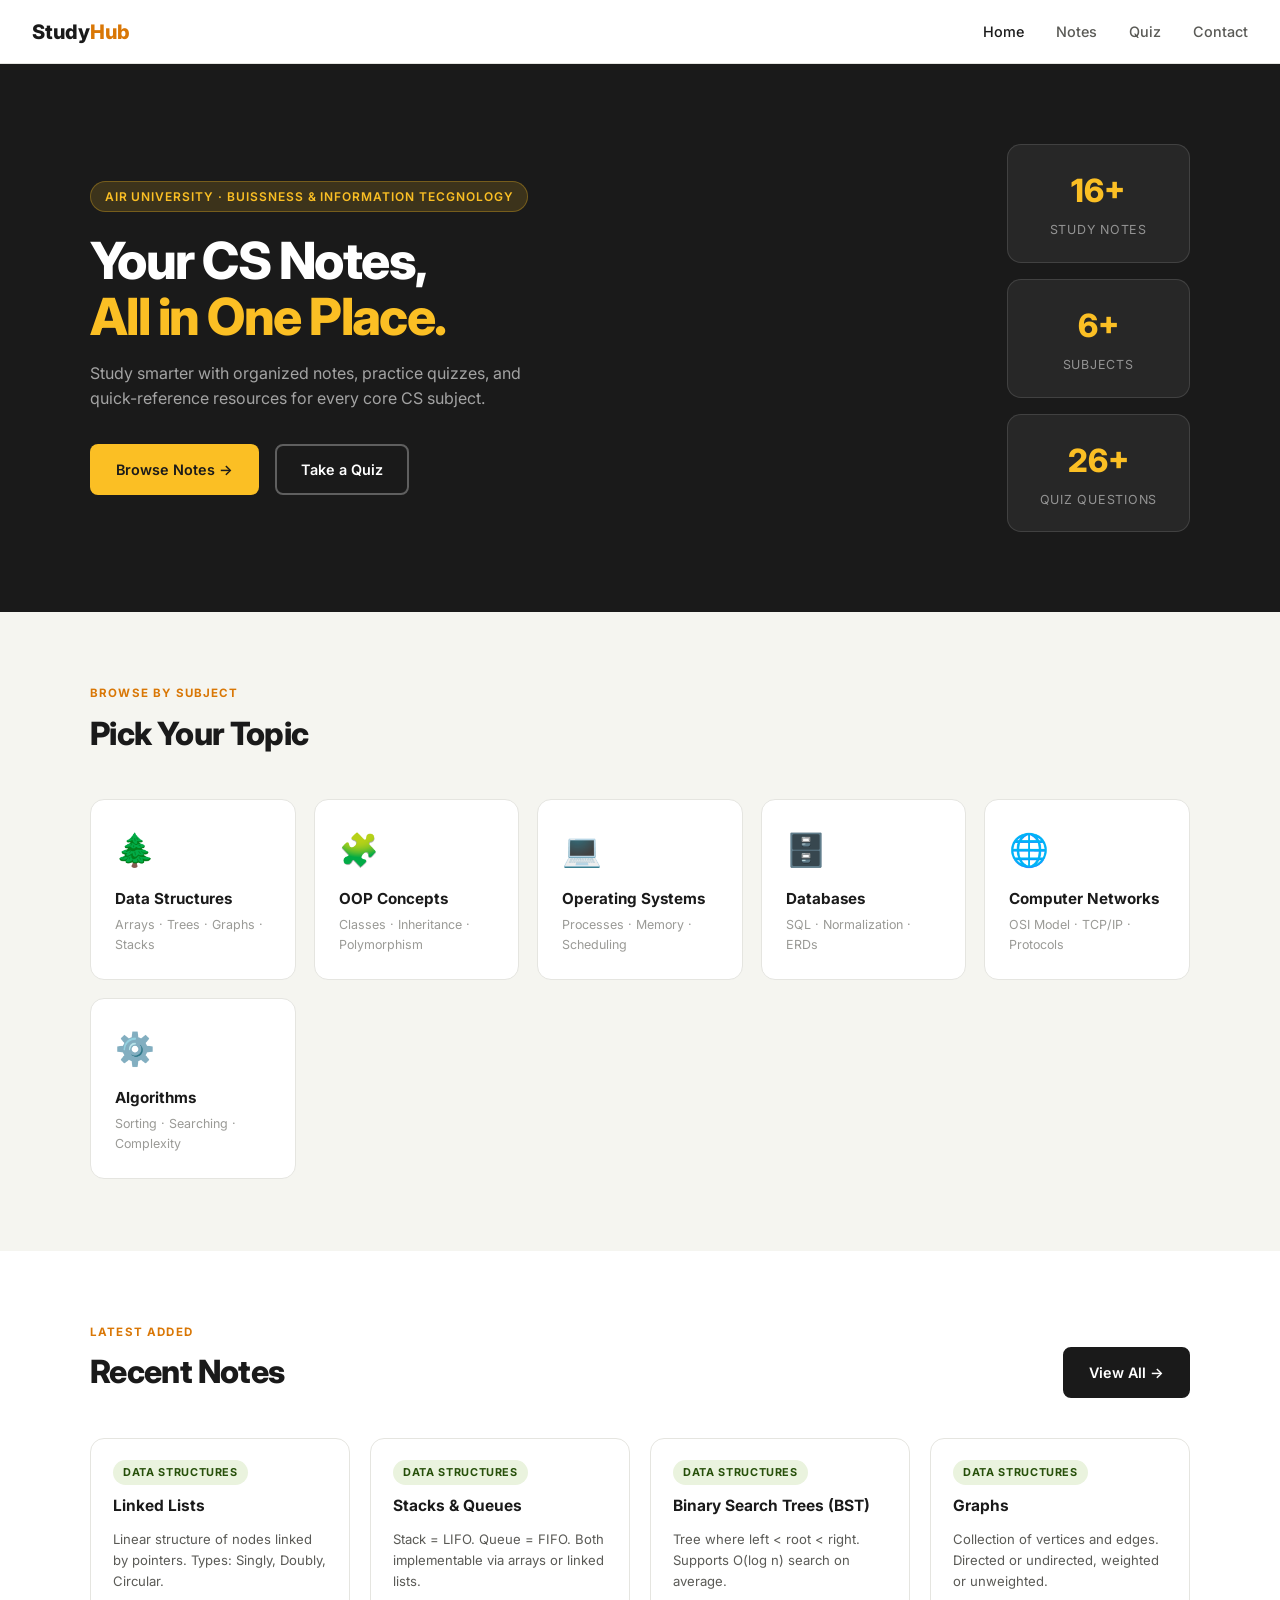
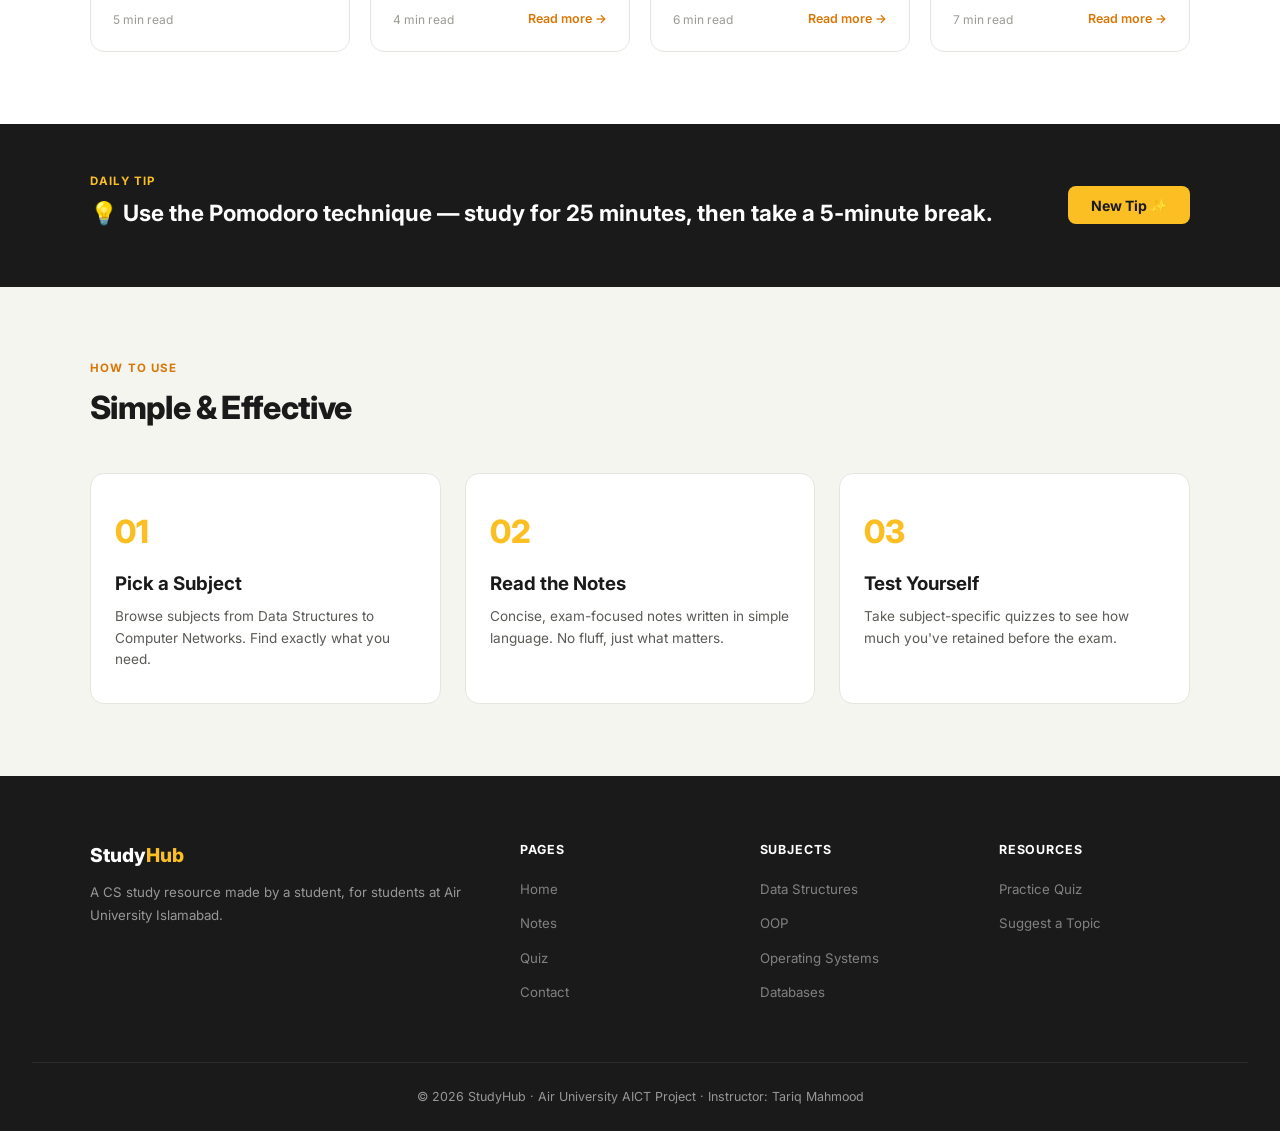
<file: index.html>
<!DOCTYPE html>
<html lang="en">
<head>
  <meta charset="UTF-8" />
  <meta name="viewport" content="width=device-width, initial-scale=1.0" />
  <title>StudyHub — CS Notes & Resources</title>
  <link rel="stylesheet" href="style.css" />
  <link rel="icon" href="data:image/svg+xml,<svg xmlns='http://www.w3.org/2000/svg' viewBox='0 0 100 100'><text y='.9em' font-size='90'>📚</text></svg>" />
</head>
<body>

  <!-- NAVBAR -->
  <nav class="navbar" id="navbar">
    <a href="index.html" class="logo">Study<span>Hub</span></a>
    <ul class="nav-links" id="nav-links">
      <li><a href="index.html" class="active">Home</a></li>
      <li><a href="notes.html">Notes</a></li>
      <li><a href="quiz.html">Quiz</a></li>
      <li><a href="contact.html">Contact</a></li>
    </ul>
    <button class="hamburger" id="hamburger" aria-label="Toggle menu">&#9776;</button>
  </nav>

  <!-- HERO -->
  <section class="hero">
    <div class="hero-content">
      <div class="hero-text">
        <span class="hero-label">Air University · Buissness & Information Tecgnology</span>
        <h1>Your CS Notes,<br><span>All in One Place.</span></h1>
        <p>Study smarter with organized notes, practice quizzes, and quick-reference resources for every core CS subject.</p>
        <div class="hero-btns">
          <a href="notes.html" class="btn btn-primary">Browse Notes →</a>
          <a href="quiz.html" class="btn btn-outline">Take a Quiz</a>
        </div>
      </div>
      <div class="hero-stats">
        <div class="stat-card">
          <span class="stat-num" id="count-notes">0</span>
          <span class="stat-lbl">Study Notes</span>
        </div>
        <div class="stat-card">
          <span class="stat-num" id="count-subjects">0</span>
          <span class="stat-lbl">Subjects</span>
        </div>
        <div class="stat-card">
          <span class="stat-num" id="count-questions">0</span>
          <span class="stat-lbl">Quiz Questions</span>
        </div>
      </div>
    </div>
  </section>

  <!-- SUBJECTS -->
  <section class="section">
    <div class="container">
      <div class="section-head">
        <div>
          <p class="section-tag">Browse by Subject</p>
          <h2 class="section-title">Pick Your Topic</h2>
        </div>
      </div>
      <div class="subjects-grid">
        <a href="notes.html?subject=ds" class="subject-card">
          <span class="subject-icon">🌲</span>
          <h3>Data Structures</h3>
          <p>Arrays · Trees · Graphs · Stacks</p>
        </a>
        <a href="notes.html?subject=oop" class="subject-card">
          <span class="subject-icon">🧩</span>
          <h3>OOP Concepts</h3>
          <p>Classes · Inheritance · Polymorphism</p>
        </a>
        <a href="notes.html?subject=os" class="subject-card">
          <span class="subject-icon">💻</span>
          <h3>Operating Systems</h3>
          <p>Processes · Memory · Scheduling</p>
        </a>
        <a href="notes.html?subject=db" class="subject-card">
          <span class="subject-icon">🗄️</span>
          <h3>Databases</h3>
          <p>SQL · Normalization · ERDs</p>
        </a>
        <a href="notes.html?subject=cn" class="subject-card">
          <span class="subject-icon">🌐</span>
          <h3>Computer Networks</h3>
          <p>OSI Model · TCP/IP · Protocols</p>
        </a>
        <a href="notes.html?subject=algo" class="subject-card">
          <span class="subject-icon">⚙️</span>
          <h3>Algorithms</h3>
          <p>Sorting · Searching · Complexity</p>
        </a>
      </div>
    </div>
  </section>

  <!-- RECENT NOTES -->
  <section class="section bg-white">
    <div class="container">
      <div class="section-head">
        <div>
          <p class="section-tag">Latest Added</p>
          <h2 class="section-title">Recent Notes</h2>
        </div>
        <a href="notes.html" class="btn btn-dark">View All →</a>
      </div>
      <div class="notes-grid" id="recent-notes"></div>
    </div>
  </section>

  <!-- TIP OF THE DAY -->
  <section class="tip-banner">
    <div class="container tip-inner">
      <div>
        <p class="section-tag" style="color:#fbbf24;">Daily Tip</p>
        <h2 style="font-size:1.4rem; font-weight:700; margin-bottom:0.5rem;">💡 <span id="tip-text"></span></h2>
      </div>
      <button class="btn btn-tip" onclick="nextTip()">New Tip ✨</button>
    </div>
  </section>

  <!-- HOW IT WORKS -->
  <section class="section">
    <div class="container">
      <div class="section-head">
        <div>
          <p class="section-tag">How to Use</p>
          <h2 class="section-title">Simple & Effective</h2>
        </div>
      </div>
      <div class="steps-grid">
        <div class="step-card">
          <div class="step-num">01</div>
          <h3>Pick a Subject</h3>
          <p>Browse subjects from Data Structures to Computer Networks. Find exactly what you need.</p>
        </div>
        <div class="step-card">
          <div class="step-num">02</div>
          <h3>Read the Notes</h3>
          <p>Concise, exam-focused notes written in simple language. No fluff, just what matters.</p>
        </div>
        <div class="step-card">
          <div class="step-num">03</div>
          <h3>Test Yourself</h3>
          <p>Take subject-specific quizzes to see how much you've retained before the exam.</p>
        </div>
      </div>
    </div>
  </section>

  <!-- FOOTER -->
  <footer class="footer">
    <div class="container footer-inner">
      <div>
        <div class="footer-logo">Study<span>Hub</span></div>
        <p class="footer-desc">A CS study resource made by a student, for students at Air University Islamabad.</p>
      </div>
      <div class="footer-col">
        <h4>Pages</h4>
        <ul>
          <li><a href="index.html">Home</a></li>
          <li><a href="notes.html">Notes</a></li>
          <li><a href="quiz.html">Quiz</a></li>
          <li><a href="contact.html">Contact</a></li>
        </ul>
      </div>
      <div class="footer-col">
        <h4>Subjects</h4>
        <ul>
          <li><a href="notes.html?subject=ds">Data Structures</a></li>
          <li><a href="notes.html?subject=oop">OOP</a></li>
          <li><a href="notes.html?subject=os">Operating Systems</a></li>
          <li><a href="notes.html?subject=db">Databases</a></li>
        </ul>
      </div>
      <div class="footer-col">
        <h4>Resources</h4>
        <ul>
          <li><a href="quiz.html">Practice Quiz</a></li>
          <li><a href="contact.html">Suggest a Topic</a></li>
        </ul>
      </div>
    </div>
    <div class="footer-bottom">
      <p>© 2026 StudyHub · Air University AICT Project · Instructor: Tariq Mahmood</p>
    </div>
  </footer>

  <script src="data.js"></script>
  <script src="main.js"></script>
  <script>
    // Animate counters
    function animateCounter(id, target) {
      let count = 0;
      const step = Math.ceil(target / 40);
      const el = document.getElementById(id);
      const timer = setInterval(() => {
        count = Math.min(count + step, target);
        el.textContent = count + '+';
        if (count >= target) clearInterval(timer);
      }, 40);
    }
    animateCounter('count-notes', notes.length);
    animateCounter('count-subjects', 6);
    animateCounter('count-questions', quizQuestions.length);

    // Render 4 most recent notes
    const recent = notes.slice(0, 4);
    document.getElementById('recent-notes').innerHTML = recent.map(renderNoteCard).join('');

    // Tips
    const tips = [
      "Use the Pomodoro technique — study for 25 minutes, then take a 5-minute break.",
      "Teach a concept to yourself out loud. If you can't explain it simply, you don't understand it yet.",
      "Review your notes within 24 hours of a lecture. Retention drops by 70% after a day.",
      "For exams, practice past papers more than re-reading notes.",
      "Write code by hand at least once. It forces real understanding.",
      "Always think about time AND space complexity when studying algorithms.",
      "Make a one-page cheat sheet for each subject — summarizing forces recall.",
    ];
    let tipIdx = 0;
    function nextTip() {
      tipIdx = (tipIdx + 1) % tips.length;
      document.getElementById('tip-text').textContent = tips[tipIdx];
    }
    document.getElementById('tip-text').textContent = tips[0];
  </script>
</body>
</html>
</file>
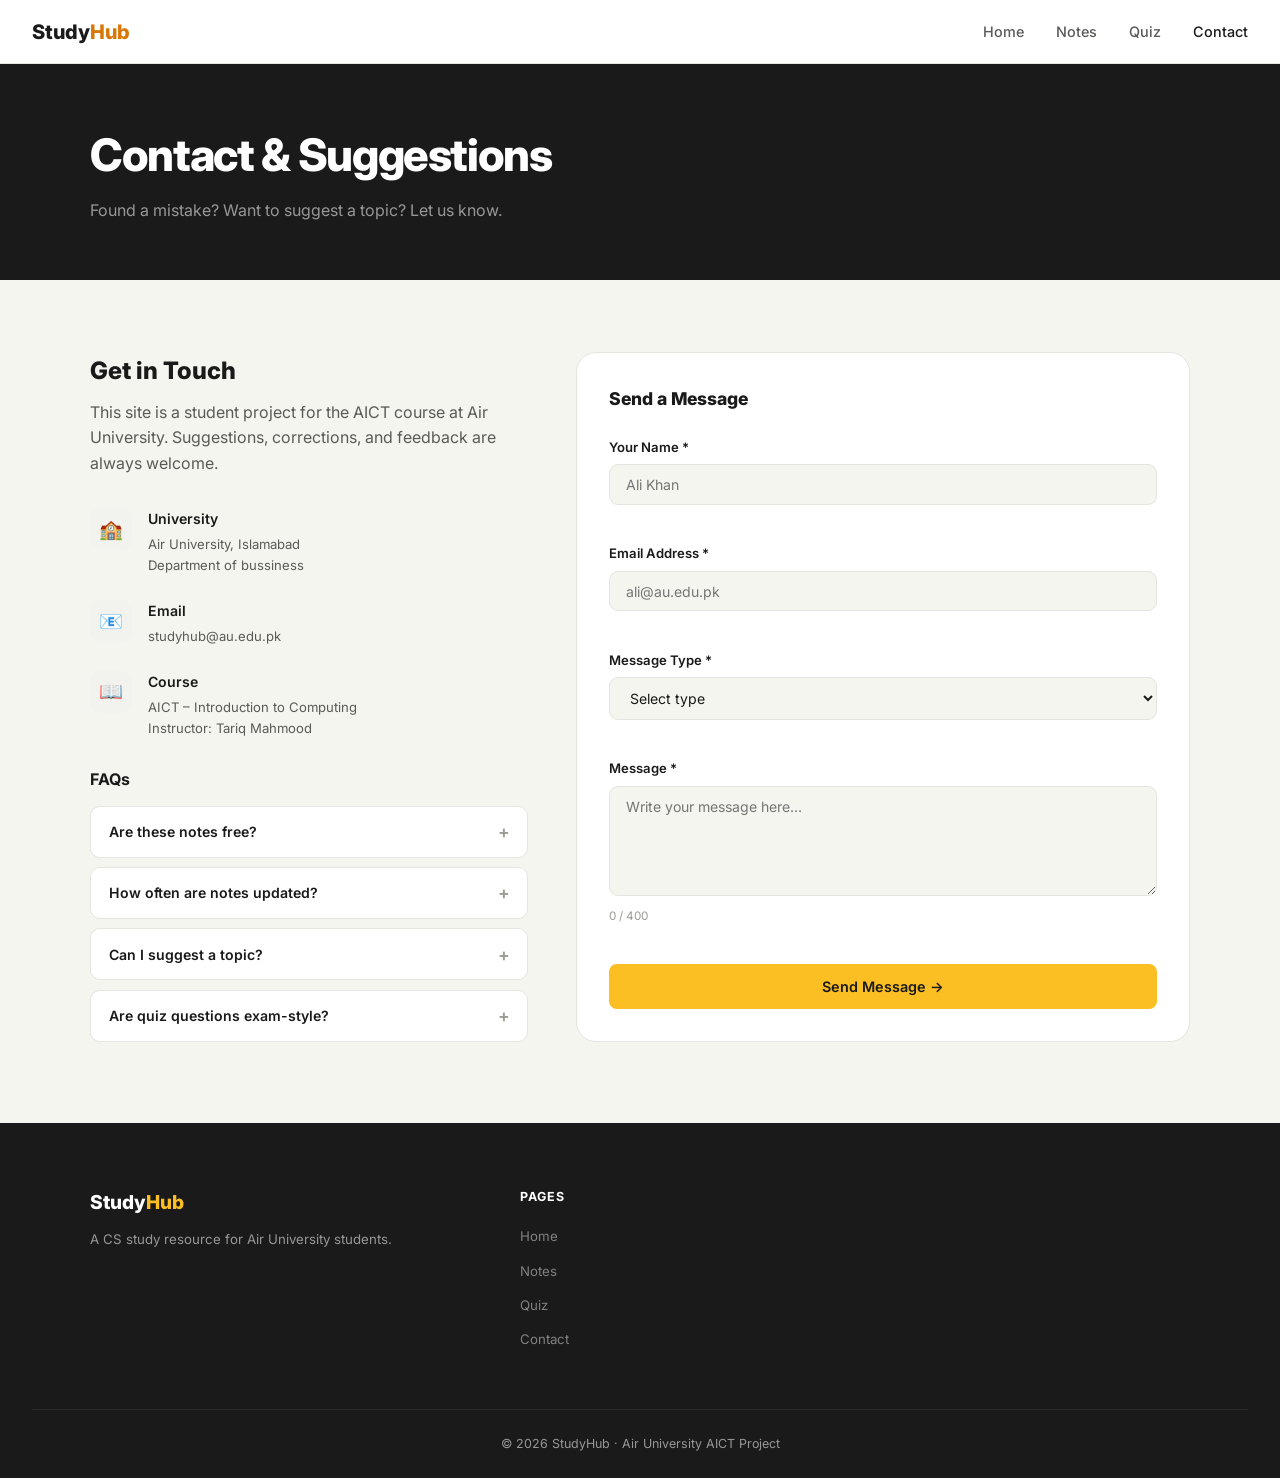
<file: contact.html>
<!DOCTYPE html>
<html lang="en">
<head>
  <meta charset="UTF-8" />
  <meta name="viewport" content="width=device-width, initial-scale=1.0" />
  <title>Contact — StudyHub</title>
  <link rel="stylesheet" href="style.css" />
  <link rel="icon" href="data:image/svg+xml,<svg xmlns='http://www.w3.org/2000/svg' viewBox='0 0 100 100'><text y='.9em' font-size='90'>📚</text></svg>" />
</head>
<body>

  <nav class="navbar" id="navbar">
    <a href="index.html" class="logo">Study<span>Hub</span></a>
    <ul class="nav-links" id="nav-links">
      <li><a href="index.html">Home</a></li>
      <li><a href="notes.html">Notes</a></li>
      <li><a href="quiz.html">Quiz</a></li>
      <li><a href="contact.html" class="active">Contact</a></li>
    </ul>
    <button class="hamburger" id="hamburger">&#9776;</button>
  </nav>

  <div class="page-header">
    <div class="container">
      <h1>Contact & Suggestions</h1>
      <p>Found a mistake? Want to suggest a topic? Let us know.</p>
    </div>
  </div>

  <section class="section">
    <div class="container contact-grid">

      <!-- INFO -->
      <div class="contact-info">
        <h2>Get in Touch</h2>
        <p>This site is a student project for the AICT course at Air University. Suggestions, corrections, and feedback are always welcome.</p>

        <div class="contact-detail">
          <div class="contact-icon">🏫</div>
          <div>
            <h4>University</h4>
            <p>Air University, Islamabad<br>Department of bussiness</p>
          </div>
        </div>
        <div class="contact-detail">
          <div class="contact-icon">📧</div>
          <div>
            <h4>Email</h4>
            <p>studyhub@au.edu.pk</p>
          </div>
        </div>
        <div class="contact-detail">
          <div class="contact-icon">📖</div>
          <div>
            <h4>Course</h4>
            <p>AICT – Introduction to Computing<br>Instructor: Tariq Mahmood</p>
          </div>
        </div>

        <!-- FAQ -->
        <div class="faq-section">
          <h3>FAQs</h3>
          <div class="faq-list" id="faq-list"></div>
        </div>
      </div>

      <!-- FORM -->
      <div class="contact-form-box">
        <h3>Send a Message</h3>

        <div class="success-banner" id="success-banner" style="display:none;">
          ✅ Thanks! Your message has been received.
        </div>

        <div class="form-group">
          <label for="c-name">Your Name *</label>
          <input type="text" id="c-name" placeholder="Ali Khan" />
          <span class="err" id="err-name"></span>
        </div>
        <div class="form-group">
          <label for="c-email">Email Address *</label>
          <input type="email" id="c-email" placeholder="ali@au.edu.pk" />
          <span class="err" id="err-email"></span>
        </div>
        <div class="form-group">
          <label for="c-type">Message Type *</label>
          <select id="c-type">
            <option value="">Select type</option>
            <option>Suggest a Topic</option>
            <option>Report a Mistake</option>
            <option>General Feedback</option>
            <option>Other</option>
          </select>
          <span class="err" id="err-type"></span>
        </div>
        <div class="form-group">
          <label for="c-msg">Message *</label>
          <textarea id="c-msg" placeholder="Write your message here..."></textarea>
          <span class="char-count" id="char-count">0 / 400</span>
          <span class="err" id="err-msg"></span>
        </div>
        <button class="btn btn-primary" style="width:100%; justify-content:center;" onclick="submitForm()">Send Message →</button>
      </div>

    </div>
  </section>

  <footer class="footer">
    <div class="container footer-inner">
      <div>
        <div class="footer-logo">Study<span>Hub</span></div>
        <p class="footer-desc">A CS study resource for Air University students.</p>
      </div>
      <div class="footer-col">
        <h4>Pages</h4>
        <ul>
          <li><a href="index.html">Home</a></li>
          <li><a href="notes.html">Notes</a></li>
          <li><a href="quiz.html">Quiz</a></li>
          <li><a href="contact.html">Contact</a></li>
        </ul>
      </div>
    </div>
    <div class="footer-bottom">
      <p>© 2026 StudyHub · Air University AICT Project</p>
    </div>
  </footer>

  <script src="data.js"></script>
  <script src="main.js"></script>
  <script>
    // Character count
    document.getElementById('c-msg').addEventListener('input', function () {
      const len = Math.min(this.value.length, 400);
      this.value = this.value.slice(0, 400);
      document.getElementById('char-count').textContent = `${len} / 400`;
    });

    // Form validation
    function submitForm() {
      let valid = true;

      const fields = [
        { id: 'c-name',  errId: 'err-name',  check: v => v.trim().length >= 2,            msg: 'Please enter your name.' },
        { id: 'c-email', errId: 'err-email', check: v => /^[^\s@]+@[^\s@]+\.[^\s@]+$/.test(v), msg: 'Enter a valid email.' },
        { id: 'c-type',  errId: 'err-type',  check: v => v !== '',                         msg: 'Please select a type.' },
        { id: 'c-msg',   errId: 'err-msg',   check: v => v.trim().length >= 10,            msg: 'Message must be at least 10 characters.' },
      ];

      fields.forEach(f => {
        const el  = document.getElementById(f.id);
        const err = document.getElementById(f.errId);
        if (!f.check(el.value)) {
          err.textContent = f.msg;
          el.classList.add('input-error');
          valid = false;
        } else {
          err.textContent = '';
          el.classList.remove('input-error');
        }
      });

      if (!valid) return;

      // Show success
      document.getElementById('success-banner').style.display = 'flex';
      document.getElementById('c-name').value  = '';
      document.getElementById('c-email').value = '';
      document.getElementById('c-type').value  = '';
      document.getElementById('c-msg').value   = '';
      document.getElementById('char-count').textContent = '0 / 400';
      setTimeout(() => document.getElementById('success-banner').style.display = 'none', 5000);
    }

    // FAQ accordion
    const faqs = [
      { q: 'Are these notes free?',          a: 'Yes, completely free for all Air University students.' },
      { q: 'How often are notes updated?',   a: 'Notes are updated each semester based on course content.' },
      { q: 'Can I suggest a topic?',         a: 'Absolutely! Use the form above and select "Suggest a Topic".' },
      { q: 'Are quiz questions exam-style?', a: 'Yes, they are modeled after typical CS exam questions.' },
    ];

    document.getElementById('faq-list').innerHTML = faqs.map((f, i) => `
      <div class="faq-item">
        <button class="faq-q" onclick="toggleFaq(${i})">
          ${f.q} <span class="faq-icon" id="faq-icon-${i}">+</span>
        </button>
        <div class="faq-a" id="faq-a-${i}">${f.a}</div>
      </div>
    `).join('');

    function toggleFaq(i) {
      const body = document.getElementById(`faq-a-${i}`);
      const icon = document.getElementById(`faq-icon-${i}`);
      const open = body.classList.toggle('open');
      icon.textContent = open ? '−' : '+';
    }
  </script>
</body>
</html>
</file>
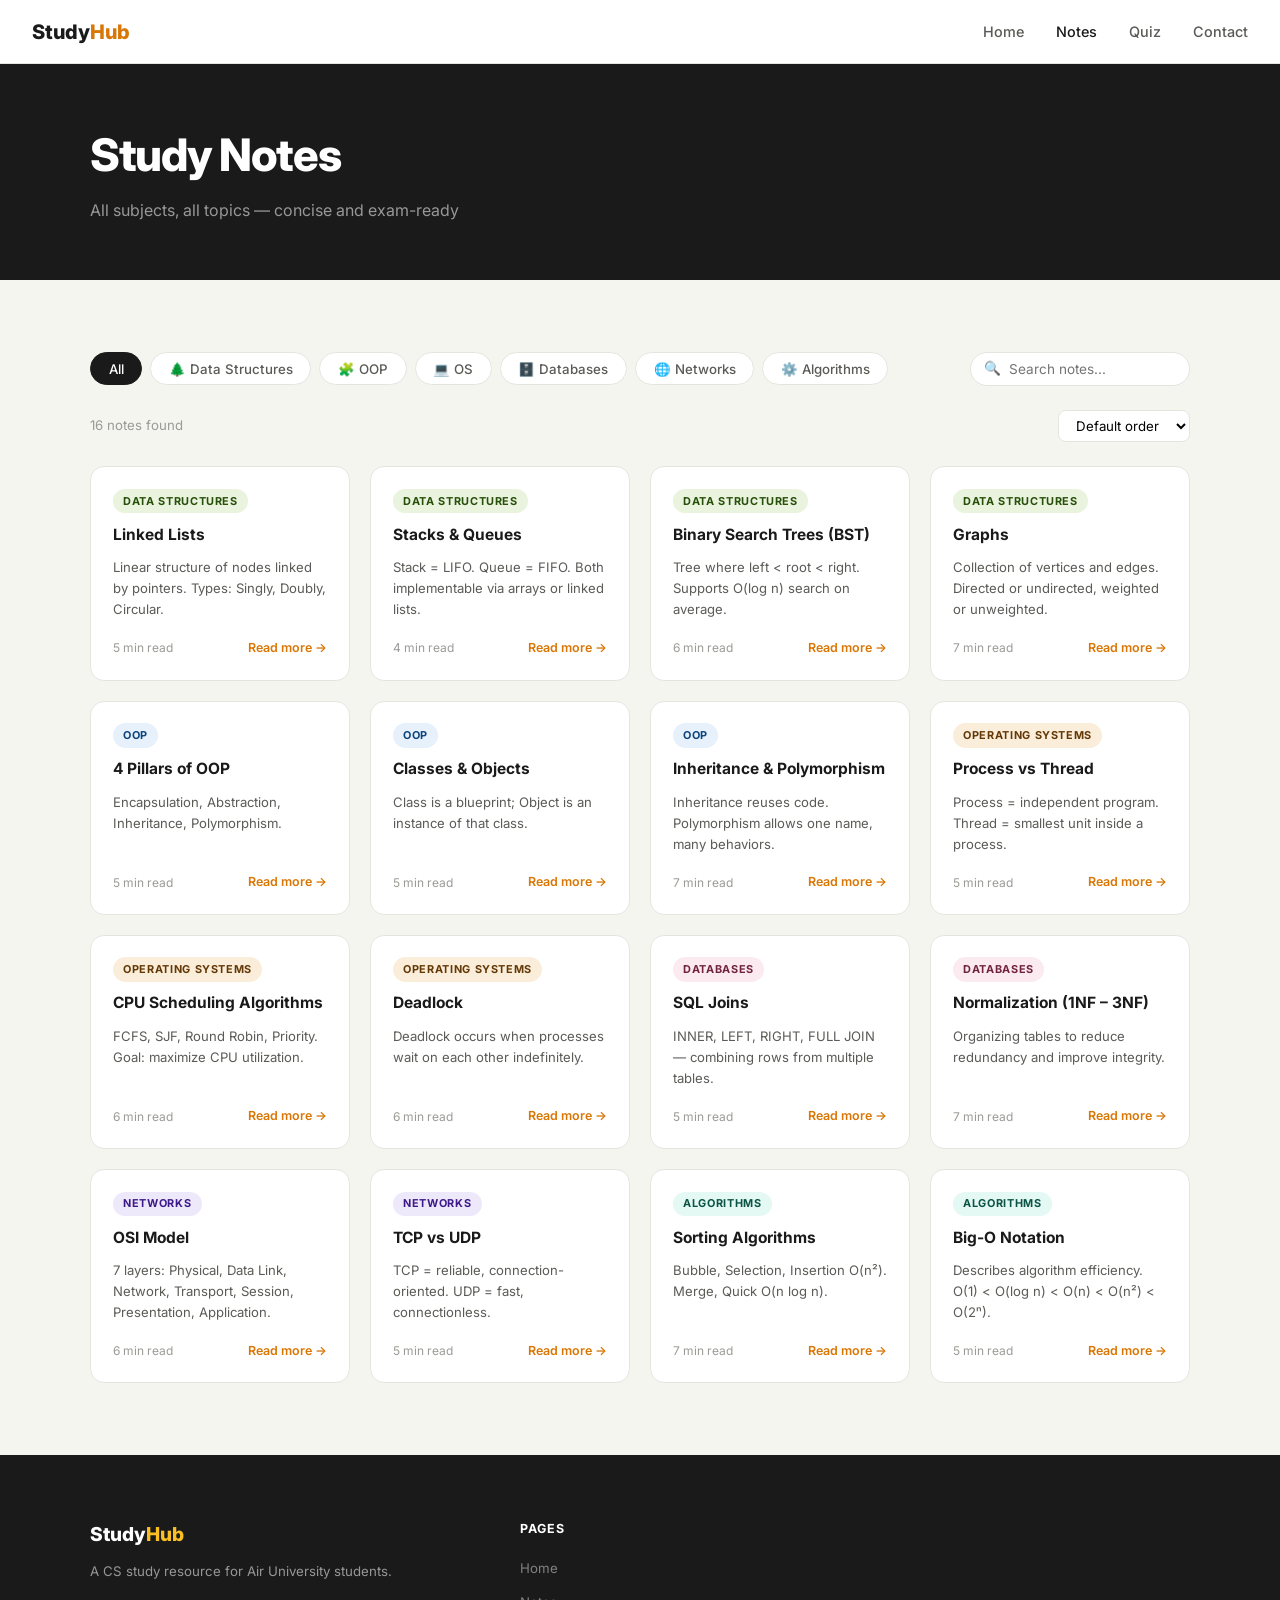
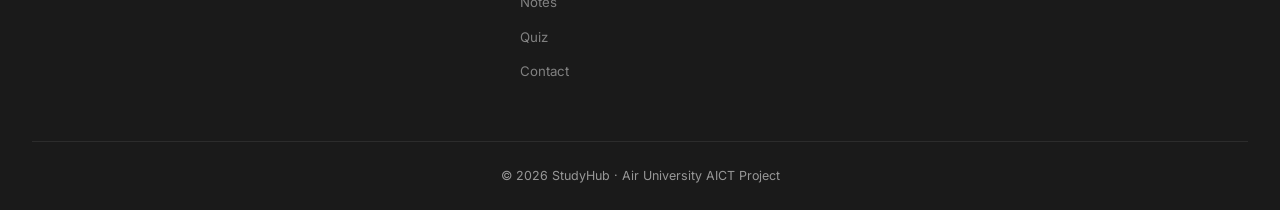
<file: notes.html>
<!DOCTYPE html>
<html lang="en">
<head>
  <meta charset="UTF-8" />
  <meta name="viewport" content="width=device-width, initial-scale=1.0" />
  <title>Notes — StudyHub</title>
  <link rel="stylesheet" href="style.css" />
  <link rel="icon" href="data:image/svg+xml,<svg xmlns='http://www.w3.org/2000/svg' viewBox='0 0 100 100'><text y='.9em' font-size='90'>📚</text></svg>" />
</head>
<body>

  <nav class="navbar" id="navbar">
    <a href="index.html" class="logo">Study<span>Hub</span></a>
    <ul class="nav-links" id="nav-links">
      <li><a href="index.html">Home</a></li>
      <li><a href="notes.html" class="active">Notes</a></li>
      <li><a href="quiz.html">Quiz</a></li>
      <li><a href="contact.html">Contact</a></li>
    </ul>
    <button class="hamburger" id="hamburger">&#9776;</button>
  </nav>

  <div class="page-header">
    <div class="container">
      <h1>Study Notes</h1>
      <p>All subjects, all topics — concise and exam-ready</p>
    </div>
  </div>

  <section class="section">
    <div class="container">

      <!-- FILTER + SEARCH -->
      <div class="filter-bar">
        <div class="filter-tabs" id="filter-tabs">
          <button class="filter-btn active" data-subject="all">All</button>
          <button class="filter-btn" data-subject="ds">🌲 Data Structures</button>
          <button class="filter-btn" data-subject="oop">🧩 OOP</button>
          <button class="filter-btn" data-subject="os">💻 OS</button>
          <button class="filter-btn" data-subject="db">🗄️ Databases</button>
          <button class="filter-btn" data-subject="cn">🌐 Networks</button>
          <button class="filter-btn" data-subject="algo">⚙️ Algorithms</button>
        </div>
        <div class="search-wrap">
          <span class="search-icon">🔍</span>
          <input type="text" id="search-input" placeholder="Search notes..." oninput="renderNotes()" />
        </div>
      </div>

      <!-- SORT + COUNT -->
      <div class="notes-toolbar">
        <span id="notes-count" class="notes-count"></span>
        <select id="sort-select" onchange="renderNotes()">
          <option value="default">Default order</option>
          <option value="az">A → Z</option>
          <option value="za">Z → A</option>
        </select>
      </div>

      <div class="notes-grid" id="notes-grid"></div>

      <!-- NOTE MODAL -->
      <div class="modal-overlay" id="modal-overlay" onclick="closeModal()">
        <div class="modal-box" onclick="event.stopPropagation()">
          <button class="modal-close" onclick="closeModal()">✕</button>
          <span class="note-tag" id="modal-tag"></span>
          <h2 id="modal-title"></h2>
          <div id="modal-body"></div>
        </div>
      </div>

    </div>
  </section>

  <footer class="footer">
    <div class="container footer-inner">
      <div>
        <div class="footer-logo">Study<span>Hub</span></div>
        <p class="footer-desc">A CS study resource for Air University students.</p>
      </div>
      <div class="footer-col">
        <h4>Pages</h4>
        <ul>
          <li><a href="index.html">Home</a></li>
          <li><a href="notes.html">Notes</a></li>
          <li><a href="quiz.html">Quiz</a></li>
          <li><a href="contact.html">Contact</a></li>
        </ul>
      </div>
    </div>
    <div class="footer-bottom">
      <p>© 2026 StudyHub · Air University AICT Project</p>
    </div>
  </footer>

  <script src="data.js"></script>
  <script src="main.js"></script>
  <script>
    let activeSubject = 'all';

    // Read URL param
    const params = new URLSearchParams(window.location.search);
    if (params.get('subject')) {
      activeSubject = params.get('subject');
      document.querySelectorAll('.filter-btn').forEach(btn => {
        btn.classList.toggle('active', btn.dataset.subject === activeSubject);
      });
    }

    // Filter button clicks
    document.getElementById('filter-tabs').addEventListener('click', e => {
      const btn = e.target.closest('.filter-btn');
      if (!btn) return;
      document.querySelectorAll('.filter-btn').forEach(b => b.classList.remove('active'));
      btn.classList.add('active');
      activeSubject = btn.dataset.subject;
      renderNotes();
    });

    function renderNotes() {
      const q = document.getElementById('search-input').value.toLowerCase();
      const sort = document.getElementById('sort-select').value;
      let list = [...notes];
      if (activeSubject !== 'all') list = list.filter(n => n.subject === activeSubject);
      if (q) list = list.filter(n => n.title.toLowerCase().includes(q) || n.body.toLowerCase().includes(q) || n.subject.toLowerCase().includes(q));
      if (sort === 'az') list.sort((a, b) => a.title.localeCompare(b.title));
      if (sort === 'za') list.sort((a, b) => b.title.localeCompare(a.title));

      const grid = document.getElementById('notes-grid');
      const count = document.getElementById('notes-count');
      count.textContent = `${list.length} note${list.length !== 1 ? 's' : ''} found`;
      grid.innerHTML = list.length ? list.map(n => renderNoteCard(n, true)).join('') : '<p class="no-results">No notes found. Try a different search.</p>';
    }

    // Modal
    function openNote(id) {
      const note = notes.find(n => n.id === id);
      if (!note) return;
      document.getElementById('modal-tag').textContent = subjectLabels[note.subject];
      document.getElementById('modal-tag').className = 'note-tag tag-' + note.subject;
      document.getElementById('modal-title').textContent = note.title;
      document.getElementById('modal-body').innerHTML = `
        <p class="modal-desc">${note.body}</p>
        ${note.points ? `<ul class="modal-points">${note.points.map(p => `<li>${p}</li>`).join('')}</ul>` : ''}
        ${note.code ? `<pre class="code-block"><code>${note.code}</code></pre>` : ''}
      `;
      document.getElementById('modal-overlay').classList.add('open');
      document.body.style.overflow = 'hidden';
    }

    function closeModal() {
      document.getElementById('modal-overlay').classList.remove('open');
      document.body.style.overflow = '';
    }

    document.addEventListener('keydown', e => { if (e.key === 'Escape') closeModal(); });

    renderNotes();
  </script>
</body>
</html>
</file>
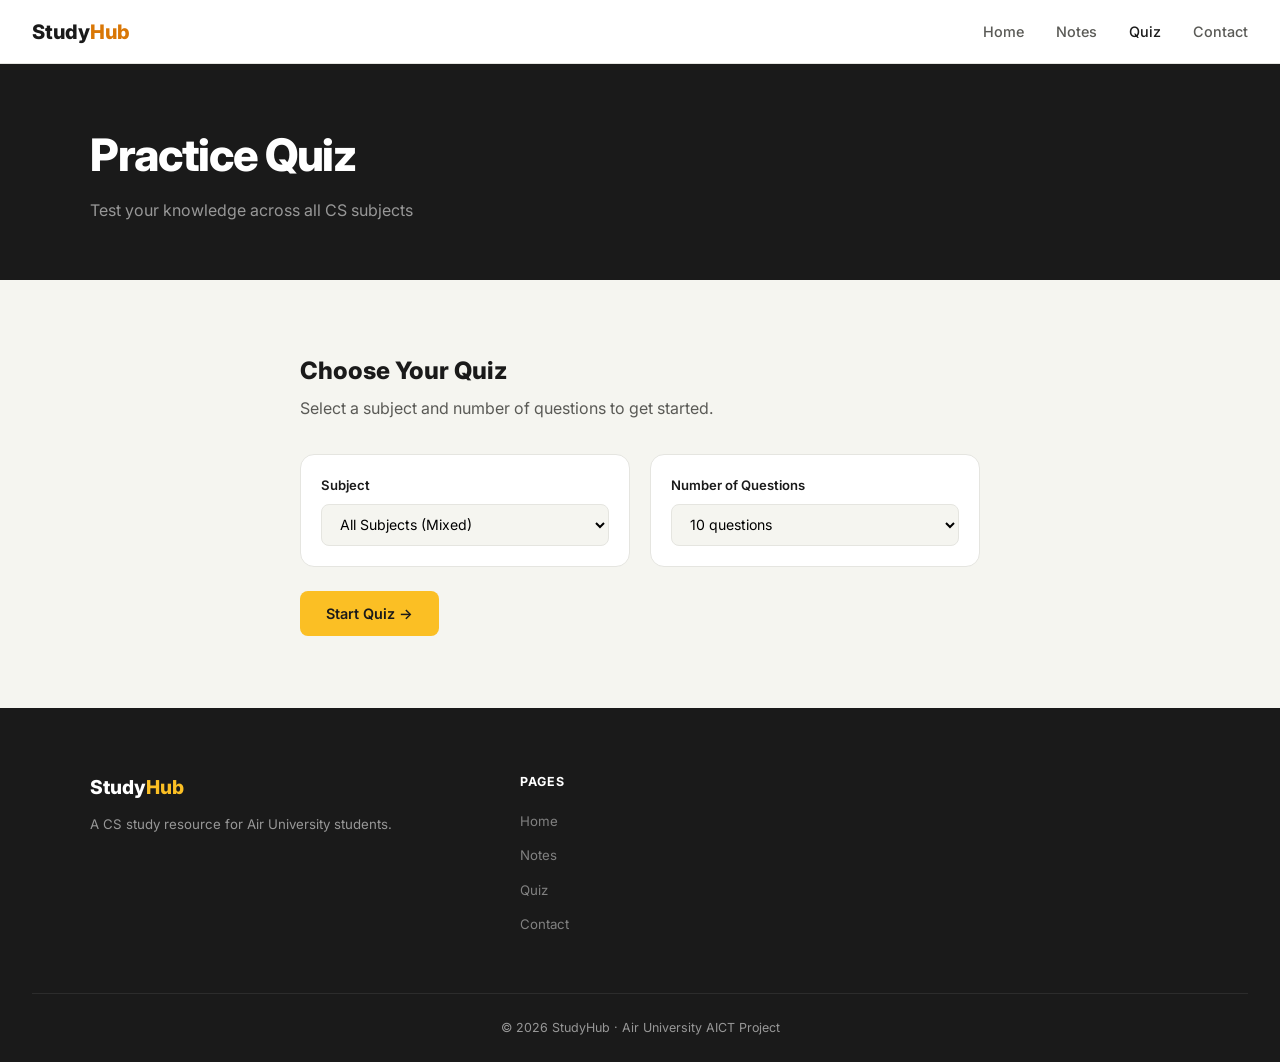
<file: quiz.html>
<!DOCTYPE html>
<html lang="en">
<head>
  <meta charset="UTF-8" />
  <meta name="viewport" content="width=device-width, initial-scale=1.0" />
  <title>Quiz — StudyHub</title>
  <link rel="stylesheet" href="style.css" />
  <link rel="icon" href="data:image/svg+xml,<svg xmlns='http://www.w3.org/2000/svg' viewBox='0 0 100 100'><text y='.9em' font-size='90'>📚</text></svg>" />
</head>
<body>

  <nav class="navbar" id="navbar">
    <a href="index.html" class="logo">Study<span>Hub</span></a>
    <ul class="nav-links" id="nav-links">
      <li><a href="index.html">Home</a></li>
      <li><a href="notes.html">Notes</a></li>
      <li><a href="quiz.html" class="active">Quiz</a></li>
      <li><a href="contact.html">Contact</a></li>
    </ul>
    <button class="hamburger" id="hamburger">&#9776;</button>
  </nav>

  <div class="page-header">
    <div class="container">
      <h1>Practice Quiz</h1>
      <p>Test your knowledge across all CS subjects</p>
    </div>
  </div>

  <section class="section">
    <div class="container quiz-container">

      <!-- SETUP SCREEN -->
      <div id="setup-screen">
        <h2 class="quiz-setup-title">Choose Your Quiz</h2>
        <p class="quiz-setup-sub">Select a subject and number of questions to get started.</p>
        <div class="setup-grid">
          <div class="setup-card">
            <label class="setup-label">Subject</label>
            <select id="quiz-subject">
              <option value="all">All Subjects (Mixed)</option>
              <option value="ds">Data Structures</option>
              <option value="oop">OOP</option>
              <option value="os">Operating Systems</option>
              <option value="db">Databases</option>
              <option value="cn">Computer Networks</option>
              <option value="algo">Algorithms</option>
            </select>
          </div>
          <div class="setup-card">
            <label class="setup-label">Number of Questions</label>
            <select id="quiz-count">
              <option value="5">5 questions</option>
              <option value="10" selected>10 questions</option>
              <option value="15">15 questions</option>
              <option value="20">All questions</option>
            </select>
          </div>
        </div>
        <button class="btn btn-primary" onclick="startQuiz()" style="margin-top:1.5rem;">Start Quiz →</button>
      </div>

      <!-- QUIZ SCREEN -->
      <div id="quiz-screen" style="display:none;">
        <div class="quiz-progress-bar">
          <div class="quiz-progress-fill" id="progress-fill"></div>
        </div>
        <div class="quiz-meta">
          <span id="quiz-meta-subject"></span>
          <span id="quiz-meta-progress"></span>
        </div>
        <div class="quiz-card">
          <p class="quiz-question" id="quiz-question"></p>
          <div class="quiz-options" id="quiz-options"></div>
          <div class="quiz-feedback" id="quiz-feedback" style="display:none;"></div>
        </div>
        <div class="quiz-nav">
          <button class="btn btn-outline-dark" onclick="quitQuiz()">✕ Quit</button>
          <button class="btn btn-primary" id="next-btn" onclick="nextQuestion()" style="display:none;">Next →</button>
        </div>
      </div>

      <!-- RESULT SCREEN -->
      <div id="result-screen" style="display:none;">
        <div class="result-card">
          <div class="result-emoji" id="result-emoji"></div>
          <h2 class="result-title" id="result-title"></h2>
          <p class="result-sub" id="result-sub"></p>
          <div class="result-score" id="result-score"></div>
          <div class="result-breakdown" id="result-breakdown"></div>
          <div class="result-btns">
            <button class="btn btn-primary" onclick="restartQuiz()">Try Again</button>
            <a href="notes.html" class="btn btn-outline-dark">Review Notes</a>
          </div>
        </div>
      </div>

    </div>
  </section>

  <footer class="footer">
    <div class="container footer-inner">
      <div>
        <div class="footer-logo">Study<span>Hub</span></div>
        <p class="footer-desc">A CS study resource for Air University students.</p>
      </div>
      <div class="footer-col">
        <h4>Pages</h4>
        <ul>
          <li><a href="index.html">Home</a></li>
          <li><a href="notes.html">Notes</a></li>
          <li><a href="quiz.html">Quiz</a></li>
          <li><a href="contact.html">Contact</a></li>
        </ul>
      </div>
    </div>
    <div class="footer-bottom">
      <p>© 2026 StudyHub · Air University AICT Project</p>
    </div>
  </footer>

  <script src="data.js"></script>
  <script src="main.js"></script>
  <script>
    let quizList = [];
    let currentIdx = 0;
    let score = 0;
    let answered = false;
    let wrongAnswers = [];

    function startQuiz() {
      const subject = document.getElementById('quiz-subject').value;
      const count = parseInt(document.getElementById('quiz-count').value);

      let pool = subject === 'all' ? [...quizQuestions] : quizQuestions.filter(q => q.subject === subject);
      // Shuffle
      pool.sort(() => Math.random() - 0.5);
      quizList = pool.slice(0, Math.min(count, pool.length));
      currentIdx = 0;
      score = 0;
      wrongAnswers = [];

      if (quizList.length === 0) {
        alert('No questions found for this subject. Try another.');
        return;
      }

      document.getElementById('setup-screen').style.display = 'none';
      document.getElementById('result-screen').style.display = 'none';
      document.getElementById('quiz-screen').style.display = 'block';
      document.getElementById('quiz-meta-subject').textContent = subject === 'all' ? 'Mixed' : subjectLabels[subject];
      loadQuestion();
    }

    function loadQuestion() {
      answered = false;
      const q = quizList[currentIdx];
      const total = quizList.length;

      document.getElementById('progress-fill').style.width = ((currentIdx / total) * 100) + '%';
      document.getElementById('quiz-meta-progress').textContent = `Question ${currentIdx + 1} of ${total}`;
      document.getElementById('quiz-question').textContent = `Q${currentIdx + 1}. ${q.question}`;
      document.getElementById('quiz-feedback').style.display = 'none';
      document.getElementById('next-btn').style.display = 'none';

      const opts = document.getElementById('quiz-options');
      opts.innerHTML = q.options.map((opt, i) => `
        <button class="quiz-opt" onclick="selectAnswer(${i})">${opt}</button>
      `).join('');
    }

    function selectAnswer(i) {
      if (answered) return;
      answered = true;
      const q = quizList[currentIdx];
      const opts = document.querySelectorAll('.quiz-opt');
      opts.forEach(o => o.disabled = true);

      const fb = document.getElementById('quiz-feedback');
      fb.style.display = 'block';

      if (i === q.answer) {
        score++;
        opts[i].classList.add('correct');
        fb.className = 'quiz-feedback correct';
        fb.textContent = '✓ Correct!';
      } else {
        opts[i].classList.add('wrong');
        opts[q.answer].classList.add('correct');
        fb.className = 'quiz-feedback wrong';
        fb.textContent = `✗ Wrong. Correct answer: ${q.options[q.answer]}`;
        wrongAnswers.push(q);
      }

      document.getElementById('next-btn').style.display = 'inline-flex';
    }

    function nextQuestion() {
      currentIdx++;
      if (currentIdx >= quizList.length) {
        showResult();
      } else {
        loadQuestion();
      }
    }

    function showResult() {
      document.getElementById('quiz-screen').style.display = 'none';
      document.getElementById('result-screen').style.display = 'block';
      document.getElementById('progress-fill').style.width = '100%';

      const pct = Math.round((score / quizList.length) * 100);
      let emoji = '😔', title = 'Keep Practicing!', sub = 'Review the notes and try again.';
      if (pct >= 90) { emoji = '🎉'; title = 'Excellent!'; sub = 'Outstanding performance!'; }
      else if (pct >= 70) { emoji = '😊'; title = 'Good Job!'; sub = 'A bit more practice and you\'ll ace it.'; }
      else if (pct >= 50) { emoji = '🙂'; title = 'Not Bad!'; sub = 'You\'re getting there. Keep going!'; }

      document.getElementById('result-emoji').textContent = emoji;
      document.getElementById('result-title').textContent = title;
      document.getElementById('result-sub').textContent = sub;
      document.getElementById('result-score').innerHTML = `
        <span class="score-big">${score}</span><span class="score-slash">/${quizList.length}</span>
        <span class="score-pct">${pct}%</span>
      `;

      if (wrongAnswers.length > 0) {
        document.getElementById('result-breakdown').innerHTML = `
          <h4 class="breakdown-title">Review These Topics:</h4>
          ${wrongAnswers.map(q => `<div class="breakdown-item">• ${q.question}</div>`).join('')}
        `;
      }
    }

    function quitQuiz() {
      document.getElementById('quiz-screen').style.display = 'none';
      document.getElementById('setup-screen').style.display = 'block';
    }

    function restartQuiz() {
      document.getElementById('result-screen').style.display = 'none';
      document.getElementById('setup-screen').style.display = 'block';
    }
  </script>
</body>
</html>
</file>
<file: style.css>
@import url('https://fonts.googleapis.com/css2?family=Inter:wght@400;500;600;700;800&display=swap');

/* ─── RESET & BASE ─── */
*, *::before, *::after { margin: 0; padding: 0; box-sizing: border-box; }

:root {
  --primary:   #1a1a1a;
  --accent:    #fbbf24;
  --accent-dk: #d97706;
  --bg:        #f5f5f0;
  --white:     #ffffff;
  --gray-100:  #f2f2ee;
  --gray-200:  #e5e5e0;
  --gray-400:  #9a9a96;
  --gray-600:  #5a5a56;
  --radius:    14px;
  --transition: 0.22s cubic-bezier(0.4,0,0.2,1);

  --tag-ds:   #EAF3DE; --tag-ds-c:   #27500A;
  --tag-oop:  #E6F1FB; --tag-oop-c:  #0C447C;
  --tag-os:   #FAEEDA; --tag-os-c:   #633806;
  --tag-db:   #FBEAF0; --tag-db-c:   #72243E;
  --tag-cn:   #EDE9FB; --tag-cn-c:   #3D1A8A;
  --tag-algo: #E4F8F4; --tag-algo-c: #0A5445;
}

body { font-family: 'Inter', sans-serif; background: var(--bg); color: var(--primary); line-height: 1.6; }

/* ─── NAVBAR ─── */
.navbar {
  background: var(--white);
  border-bottom: 1px solid var(--gray-200);
  padding: 0 2rem;
  height: 64px;
  display: flex;
  align-items: center;
  justify-content: space-between;
  position: sticky;
  top: 0;
  z-index: 1000;
  transition: box-shadow var(--transition);
}
.navbar.scrolled { box-shadow: 0 2px 16px rgba(0,0,0,0.07); }

.logo { font-weight: 800; font-size: 1.25rem; color: var(--primary); text-decoration: none; }
.logo span { color: var(--accent-dk); }

.nav-links { list-style: none; display: flex; gap: 2rem; }
.nav-links a { text-decoration: none; color: var(--gray-600); font-size: 0.9rem; font-weight: 500; transition: color var(--transition); }
.nav-links a:hover, .nav-links a.active { color: var(--primary); }

.hamburger { display: none; background: none; border: none; font-size: 1.4rem; cursor: pointer; color: var(--primary); }


/* ─── HERO ─── */
.hero {
  background: var(--primary);
  color: white;
  padding: 5rem 2rem;
}
.hero-content {
  max-width: 1100px;
  margin: 0 auto;
  display: grid;
  grid-template-columns: 1fr auto;
  gap: 4rem;
  align-items: center;
}
.hero-label {
  display: inline-block;
  background: rgba(253,191,36,0.15);
  color: var(--accent);
  border: 1px solid rgba(251,191,36,0.3);
  font-size: 0.75rem;
  font-weight: 600;
  letter-spacing: 0.08em;
  text-transform: uppercase;
  padding: 0.3rem 0.85rem;
  border-radius: 2rem;
  margin-bottom: 1.25rem;
}
.hero h1 {
  font-size: clamp(2rem, 4.5vw, 3.2rem);
  font-weight: 800;
  line-height: 1.1;
  letter-spacing: -0.03em;
  margin-bottom: 1rem;
}
.hero h1 span { color: var(--accent); }
.hero p { color: rgba(255,255,255,0.6); font-size: 1rem; max-width: 460px; margin-bottom: 2rem; }

.hero-btns { display: flex; gap: 1rem; flex-wrap: wrap; }

.hero-stats {
  display: flex;
  flex-direction: column;
  gap: 1rem;
}
.stat-card {
  background: rgba(255,255,255,0.06);
  border: 1px solid rgba(255,255,255,0.12);
  border-radius: var(--radius);
  padding: 1.25rem 2rem;
  text-align: center;
  min-width: 140px;
}
.stat-num { display: block; font-size: 2rem; font-weight: 800; color: var(--accent); }
.stat-lbl { font-size: 0.78rem; color: rgba(255,255,255,0.5); text-transform: uppercase; letter-spacing: 0.06em; }

/* ─── BUTTONS ─── */
.btn {
  display: inline-flex;
  align-items: center;
  gap: 0.4rem;
  padding: 0.75rem 1.5rem;
  border-radius: 8px;
  font-family: 'Inter', sans-serif;
  font-size: 0.9rem;
  font-weight: 600;
  text-decoration: none;
  cursor: pointer;
  border: 2px solid transparent;
  transition: all var(--transition);
}
.btn-primary  { background: var(--accent); color: var(--primary); }
.btn-primary:hover { background: var(--accent-dk); transform: translateY(-2px); }
.btn-outline  { background: transparent; border-color: rgba(255,255,255,0.3); color: white; }
.btn-outline:hover { border-color: white; background: rgba(255,255,255,0.05); }
.btn-dark     { background: var(--primary); color: white; border-color: var(--primary); }
.btn-dark:hover { background: #333; transform: translateY(-2px); }
.btn-outline-dark { background: transparent; border-color: var(--gray-200); color: var(--primary); }
.btn-outline-dark:hover { border-color: var(--primary); }
.btn-tip { background: var(--accent); color: var(--primary); border: none; padding: 0.65rem 1.4rem; border-radius: 8px; font-family: 'Inter', sans-serif; font-weight: 700; cursor: pointer; font-size: 0.88rem; white-space: nowrap; transition: all var(--transition); }
.btn-tip:hover { background: var(--accent-dk); }

/* ─── SECTIONS ─── */
.section { padding: 4.5rem 2rem; }
.bg-white { background: var(--white); }
.container { max-width: 1100px; margin: 0 auto; }

.section-head { display: flex; align-items: flex-end; justify-content: space-between; gap: 1rem; margin-bottom: 2.5rem; flex-wrap: wrap; }
.section-tag { font-size: 0.72rem; font-weight: 700; letter-spacing: 0.1em; text-transform: uppercase; color: var(--accent-dk); margin-bottom: 0.3rem; }
.section-title { font-size: clamp(1.5rem, 2.5vw, 2rem); font-weight: 800; letter-spacing: -0.02em; }

/* ─── SUBJECT CARDS ─── */
.subjects-grid { display: grid; grid-template-columns: repeat(auto-fill, minmax(200px, 1fr)); gap: 1.1rem; }
.subject-card {
  background: var(--white);
  border: 1px solid var(--gray-200);
  border-radius: var(--radius);
  padding: 1.5rem;
  text-decoration: none;
  color: var(--primary);
  display: block;
  transition: all var(--transition);
}
.subject-card:hover { border-color: var(--accent); transform: translateY(-4px); box-shadow: 0 12px 28px rgba(0,0,0,0.08); }
.subject-icon { font-size: 2rem; display: block; margin-bottom: 0.75rem; }
.subject-card h3 { font-size: 0.95rem; font-weight: 700; margin-bottom: 0.25rem; }
.subject-card p  { font-size: 0.78rem; color: var(--gray-400); }

/* ─── NOTE CARDS ─── */
.notes-grid { display: grid; grid-template-columns: repeat(auto-fill, minmax(260px, 1fr)); gap: 1.25rem; }
.note-card {
  background: var(--white);
  border: 1px solid var(--gray-200);
  border-radius: var(--radius);
  padding: 1.35rem;
  display: flex;
  flex-direction: column;
  gap: 0.6rem;
  transition: all var(--transition);
}
.note-card:hover { transform: translateY(-4px); box-shadow: 0 12px 28px rgba(0,0,0,0.08); border-color: var(--gray-400); }

.note-tag {
  display: inline-block;
  font-size: 0.68rem;
  font-weight: 700;
  letter-spacing: 0.06em;
  text-transform: uppercase;
  padding: 0.22rem 0.65rem;
  border-radius: 2rem;
  width: fit-content;
}
.tag-ds   { background: var(--tag-ds);   color: var(--tag-ds-c); }
.tag-oop  { background: var(--tag-oop);  color: var(--tag-oop-c); }
.tag-os   { background: var(--tag-os);   color: var(--tag-os-c); }
.tag-db   { background: var(--tag-db);   color: var(--tag-db-c); }
.tag-cn   { background: var(--tag-cn);   color: var(--tag-cn-c); }
.tag-algo { background: var(--tag-algo); color: var(--tag-algo-c); }

.note-title   { font-size: 0.97rem; font-weight: 700; }
.note-summary { font-size: 0.82rem; color: var(--gray-600); line-height: 1.6; flex: 1; }
.note-footer  { display: flex; justify-content: space-between; align-items: center; margin-top: 0.5rem; }
.note-read    { font-size: 0.75rem; color: var(--gray-400); }
.note-more    { font-size: 0.78rem; font-weight: 600; color: var(--accent-dk); }

.no-results { color: var(--gray-400); font-size: 0.92rem; grid-column: 1/-1; padding: 2rem 0; }

/* ─── TIP BANNER ─── */
.tip-banner { background: var(--primary); color: white; padding: 3rem 2rem; }
.tip-inner  { display: flex; align-items: center; justify-content: space-between; gap: 2rem; flex-wrap: wrap; }
.tip-inner h2 { color: white; }

/* ─── STEPS ─── */
.steps-grid { display: grid; grid-template-columns: repeat(auto-fit, minmax(220px, 1fr)); gap: 1.5rem; }
.step-card { background: var(--white); border: 1px solid var(--gray-200); border-radius: var(--radius); padding: 2rem 1.5rem; transition: all var(--transition); }
.step-card:hover { transform: translateY(-4px); box-shadow: 0 12px 28px rgba(0,0,0,0.07); }
.step-num { font-size: 2rem; font-weight: 800; color: var(--accent); margin-bottom: 0.75rem; }
.step-card h3 { font-weight: 700; margin-bottom: 0.4rem; }
.step-card p  { font-size: 0.85rem; color: var(--gray-600); }

/* ─── PAGE HEADER ─── */
.page-header { background: var(--primary); color: white; padding: 3.5rem 2rem; }
.page-header h1 { font-size: clamp(1.8rem, 3.5vw, 2.8rem); font-weight: 800; letter-spacing: -0.03em; margin-bottom: 0.4rem; }
.page-header p  { color: rgba(255,255,255,0.55); }

/* ─── FILTER BAR ─── */
.filter-bar { display: flex; align-items: center; gap: 1rem; flex-wrap: wrap; margin-bottom: 1.5rem; }
.filter-tabs { display: flex; gap: 0.5rem; flex-wrap: wrap; }
.filter-btn {
  padding: 0.45rem 1.1rem;
  border: 1.5px solid var(--gray-200);
  border-radius: 2rem;
  background: var(--white);
  font-family: 'Inter', sans-serif;
  font-size: 0.83rem;
  font-weight: 500;
  cursor: pointer;
  color: var(--gray-600);
  transition: all var(--transition);
}
.filter-btn:hover, .filter-btn.active { background: var(--primary); border-color: var(--primary); color: white; }

.search-wrap { position: relative; margin-left: auto; }
.search-icon { position: absolute; left: 0.85rem; top: 50%; transform: translateY(-50%); font-size: 0.85rem; }
.search-wrap input {
  padding: 0.5rem 1rem 0.5rem 2.4rem;
  border: 1.5px solid var(--gray-200);
  border-radius: 2rem;
  font-family: 'Inter', sans-serif;
  font-size: 0.85rem;
  background: var(--white);
  width: 220px;
  outline: none;
  transition: all var(--transition);
}
.search-wrap input:focus { border-color: var(--primary); width: 260px; }

.notes-toolbar { display: flex; align-items: center; justify-content: space-between; margin-bottom: 1.5rem; flex-wrap: wrap; gap: 0.75rem; }
.notes-count   { font-size: 0.83rem; color: var(--gray-400); }
.notes-toolbar select {
  padding: 0.4rem 0.85rem;
  border: 1.5px solid var(--gray-200);
  border-radius: 8px;
  font-family: 'Inter', sans-serif;
  font-size: 0.83rem;
  background: var(--white);
  cursor: pointer;
  outline: none;
}

/* ─── NOTE MODAL ─── */
.modal-overlay {
  display: none;
  position: fixed;
  inset: 0;
  background: rgba(0,0,0,0.55);
  z-index: 2000;
  align-items: center;
  justify-content: center;
  padding: 1.5rem;
}
.modal-overlay.open { display: flex; }
.modal-box {
  background: var(--white);
  border-radius: 20px;
  padding: 2.5rem;
  max-width: 640px;
  width: 100%;
  max-height: 85vh;
  overflow-y: auto;
  position: relative;
}
.modal-close {
  position: absolute;
  top: 1.25rem;
  right: 1.25rem;
  background: var(--gray-100);
  border: none;
  width: 32px;
  height: 32px;
  border-radius: 50%;
  cursor: pointer;
  font-size: 0.85rem;
  display: flex;
  align-items: center;
  justify-content: center;
  transition: background var(--transition);
}
.modal-close:hover { background: var(--gray-200); }
.modal-box h2 { font-size: 1.4rem; font-weight: 800; margin: 0.85rem 0 1rem; }
.modal-desc  { color: var(--gray-600); font-size: 0.92rem; line-height: 1.75; margin-bottom: 1.25rem; }
.modal-points { padding-left: 1.25rem; display: flex; flex-direction: column; gap: 0.55rem; margin-bottom: 1.25rem; }
.modal-points li { font-size: 0.88rem; color: var(--gray-600); line-height: 1.6; }
.code-block {
  background: var(--primary);
  color: #a8ff78;
  padding: 1.25rem;
  border-radius: 10px;
  font-size: 0.82rem;
  overflow-x: auto;
  line-height: 1.7;
  font-family: 'Courier New', monospace;
}

/* ─── QUIZ ─── */
.quiz-container { max-width: 680px; margin: 0 auto; }

.quiz-setup-title { font-size: 1.5rem; font-weight: 800; margin-bottom: 0.4rem; }
.quiz-setup-sub   { color: var(--gray-600); margin-bottom: 2rem; }
.setup-grid { display: grid; grid-template-columns: 1fr 1fr; gap: 1.25rem; }
.setup-card { background: var(--white); border: 1px solid var(--gray-200); border-radius: var(--radius); padding: 1.25rem; }
.setup-label { display: block; font-size: 0.82rem; font-weight: 600; margin-bottom: 0.5rem; }
.setup-card select {
  width: 100%;
  padding: 0.65rem 0.9rem;
  border: 1.5px solid var(--gray-200);
  border-radius: 8px;
  font-family: 'Inter', sans-serif;
  font-size: 0.88rem;
  background: var(--bg);
  outline: none;
  cursor: pointer;
}

.quiz-progress-bar { height: 5px; background: var(--gray-200); border-radius: 5px; margin-bottom: 1rem; overflow: hidden; }
.quiz-progress-fill { height: 100%; background: var(--accent); border-radius: 5px; transition: width 0.4s ease; width: 0%; }
.quiz-meta { display: flex; justify-content: space-between; font-size: 0.8rem; color: var(--gray-400); margin-bottom: 1.5rem; }

.quiz-card { background: var(--white); border: 1px solid var(--gray-200); border-radius: 18px; padding: 2rem; }
.quiz-question { font-size: 1.05rem; font-weight: 700; margin-bottom: 1.5rem; line-height: 1.5; }
.quiz-options { display: flex; flex-direction: column; gap: 0.7rem; }
.quiz-opt {
  padding: 0.85rem 1.1rem;
  border: 1.5px solid var(--gray-200);
  border-radius: 10px;
  background: var(--white);
  font-family: 'Inter', sans-serif;
  font-size: 0.9rem;
  text-align: left;
  cursor: pointer;
  transition: all var(--transition);
}
.quiz-opt:hover:not(:disabled) { border-color: var(--primary); background: var(--gray-100); }
.quiz-opt.correct { background: #EAF3DE; border-color: #3B6D11; color: #1e4d00; }
.quiz-opt.wrong   { background: #FCEBEB; border-color: #A32D2D; color: #6b1010; }

.quiz-feedback { margin-top: 1rem; padding: 0.75rem 1rem; border-radius: 8px; font-size: 0.88rem; font-weight: 600; }
.quiz-feedback.correct { background: #EAF3DE; color: #27500A; }
.quiz-feedback.wrong   { background: #FCEBEB; color: #791F1F; }

.quiz-nav { display: flex; justify-content: space-between; align-items: center; margin-top: 1.5rem; }

/* Result */
.result-card { background: var(--white); border: 1px solid var(--gray-200); border-radius: 20px; padding: 3rem 2rem; text-align: center; }
.result-emoji { font-size: 4rem; margin-bottom: 1rem; }
.result-title { font-size: 1.8rem; font-weight: 800; margin-bottom: 0.4rem; }
.result-sub   { color: var(--gray-600); margin-bottom: 1.75rem; }
.result-score { font-size: 2.5rem; font-weight: 800; margin-bottom: 1.5rem; }
.score-big  { color: var(--primary); }
.score-slash { color: var(--gray-400); font-size: 1.5rem; }
.score-pct  { display: block; font-size: 1rem; color: var(--accent-dk); font-weight: 700; margin-top: 0.25rem; }
.result-breakdown { text-align: left; background: var(--gray-100); border-radius: 12px; padding: 1.25rem; margin-bottom: 1.75rem; }
.breakdown-title  { font-size: 0.85rem; font-weight: 700; margin-bottom: 0.75rem; }
.breakdown-item   { font-size: 0.82rem; color: var(--gray-600); margin-bottom: 0.4rem; }
.result-btns { display: flex; gap: 1rem; justify-content: center; flex-wrap: wrap; }

/* ─── CONTACT ─── */
.contact-grid { display: grid; grid-template-columns: 1fr 1.4fr; gap: 3rem; align-items: start; }
.contact-info h2 { font-size: 1.5rem; font-weight: 800; margin-bottom: 0.6rem; }
.contact-info > p { color: var(--gray-600); margin-bottom: 2rem; }

.contact-detail { display: flex; gap: 1rem; align-items: flex-start; margin-bottom: 1.5rem; }
.contact-icon { width: 42px; height: 42px; background: var(--gray-100); border-radius: 10px; display: flex; align-items: center; justify-content: center; font-size: 1.2rem; flex-shrink: 0; }
.contact-detail h4 { font-weight: 600; font-size: 0.88rem; margin-bottom: 0.2rem; }
.contact-detail p  { font-size: 0.82rem; color: var(--gray-600); }

.faq-section h3 { font-size: 1rem; font-weight: 700; margin: 1.75rem 0 0.85rem; }
.faq-item { border: 1px solid var(--gray-200); border-radius: 10px; margin-bottom: 0.6rem; overflow: hidden; }
.faq-q {
  width: 100%;
  padding: 0.9rem 1.1rem;
  background: var(--white);
  border: none;
  font-family: 'Inter', sans-serif;
  font-size: 0.88rem;
  font-weight: 600;
  cursor: pointer;
  display: flex;
  justify-content: space-between;
  align-items: center;
  text-align: left;
  color: var(--primary);
}
.faq-icon { color: var(--gray-400); font-size: 1.1rem; }
.faq-a { display: none; padding: 0 1.1rem 0.9rem; font-size: 0.83rem; color: var(--gray-600); line-height: 1.7; }
.faq-a.open { display: block; }

.contact-form-box { background: var(--white); border: 1px solid var(--gray-200); border-radius: 20px; padding: 2rem; }
.contact-form-box h3 { font-size: 1.1rem; font-weight: 800; margin-bottom: 1.5rem; }

.success-banner { background: #EAF3DE; border: 1px solid #6ee7b7; border-radius: 10px; padding: 0.9rem 1.1rem; color: #065f46; font-size: 0.88rem; margin-bottom: 1.25rem; display: flex; align-items: center; gap: 0.5rem; }

.form-group { margin-bottom: 1.1rem; }
.form-group label { display: block; font-size: 0.82rem; font-weight: 600; margin-bottom: 0.4rem; }
.form-group input,
.form-group select,
.form-group textarea {
  width: 100%;
  padding: 0.68rem 1rem;
  border: 1.5px solid var(--gray-200);
  border-radius: 9px;
  font-family: 'Inter', sans-serif;
  font-size: 0.88rem;
  background: var(--bg);
  color: var(--primary);
  outline: none;
  transition: border-color var(--transition);
}
.form-group input:focus,
.form-group select:focus,
.form-group textarea:focus { border-color: var(--primary); background: var(--white); }
.form-group textarea { resize: vertical; min-height: 110px; }
.input-error { border-color: #e24b4a !important; }
.err { display: block; font-size: 0.75rem; color: #e24b4a; margin-top: 0.3rem; min-height: 1rem; }
.char-count { display: block; font-size: 0.73rem; color: var(--gray-400); margin-top: 0.25rem; }

/* ─── FOOTER ─── */
.footer { background: var(--primary); color: rgba(255,255,255,0.55); padding: 4rem 2rem 0; }
.footer-inner {
  display: grid;
  grid-template-columns: 2fr 1fr 1fr 1fr;
  gap: 3rem;
  padding-bottom: 3rem;
}
.footer-logo { font-weight: 800; font-size: 1.2rem; color: white; margin-bottom: 0.65rem; }
.footer-logo span { color: var(--accent); }
.footer-desc { font-size: 0.83rem; line-height: 1.75; }
.footer-col h4 { font-size: 0.78rem; font-weight: 700; text-transform: uppercase; letter-spacing: 0.07em; color: white; margin-bottom: 1rem; }
.footer-col ul { list-style: none; }
.footer-col ul li { margin-bottom: 0.55rem; }
.footer-col ul a { color: rgba(255,255,255,0.45); text-decoration: none; font-size: 0.83rem; transition: color var(--transition); }
.footer-col ul a:hover { color: white; }
.footer-bottom { border-top: 1px solid rgba(255,255,255,0.08); padding: 1.5rem 0; text-align: center; font-size: 0.78rem; }

/* ─── RESPONSIVE ─── */
@media (max-width: 900px) {
  .hero-content   { grid-template-columns: 1fr; }
  .hero-stats     { flex-direction: row; flex-wrap: wrap; }
  .stat-card      { flex: 1; min-width: 120px; }
  .contact-grid   { grid-template-columns: 1fr; }
  .footer-inner   { grid-template-columns: 1fr 1fr; }
  .setup-grid     { grid-template-columns: 1fr; }
}

@media (max-width: 640px) {
  .nav-links { display: none; flex-direction: column; position: absolute; top: 64px; left: 0; right: 0; background: white; border-bottom: 1px solid var(--gray-200); padding: 1rem 2rem; gap: 1rem; z-index: 999; }
  .nav-links.open { display: flex; }
  .hamburger { display: block; }
  .hero { padding: 3.5rem 1.25rem; }
  .section { padding: 3rem 1.25rem; }
  .footer-inner { grid-template-columns: 1fr; gap: 2rem; }
  .search-wrap { margin-left: 0; width: 100%; }
  .search-wrap input { width: 100%; }
  .search-wrap input:focus { width: 100%; }
  .filter-bar { flex-direction: column; align-items: flex-start; }
  .tip-inner { flex-direction: column; }
  .modal-box { padding: 1.75rem; }
  .result-btns { flex-direction: column; }
  .quiz-nav { gap: 1rem; }
}
</file>
